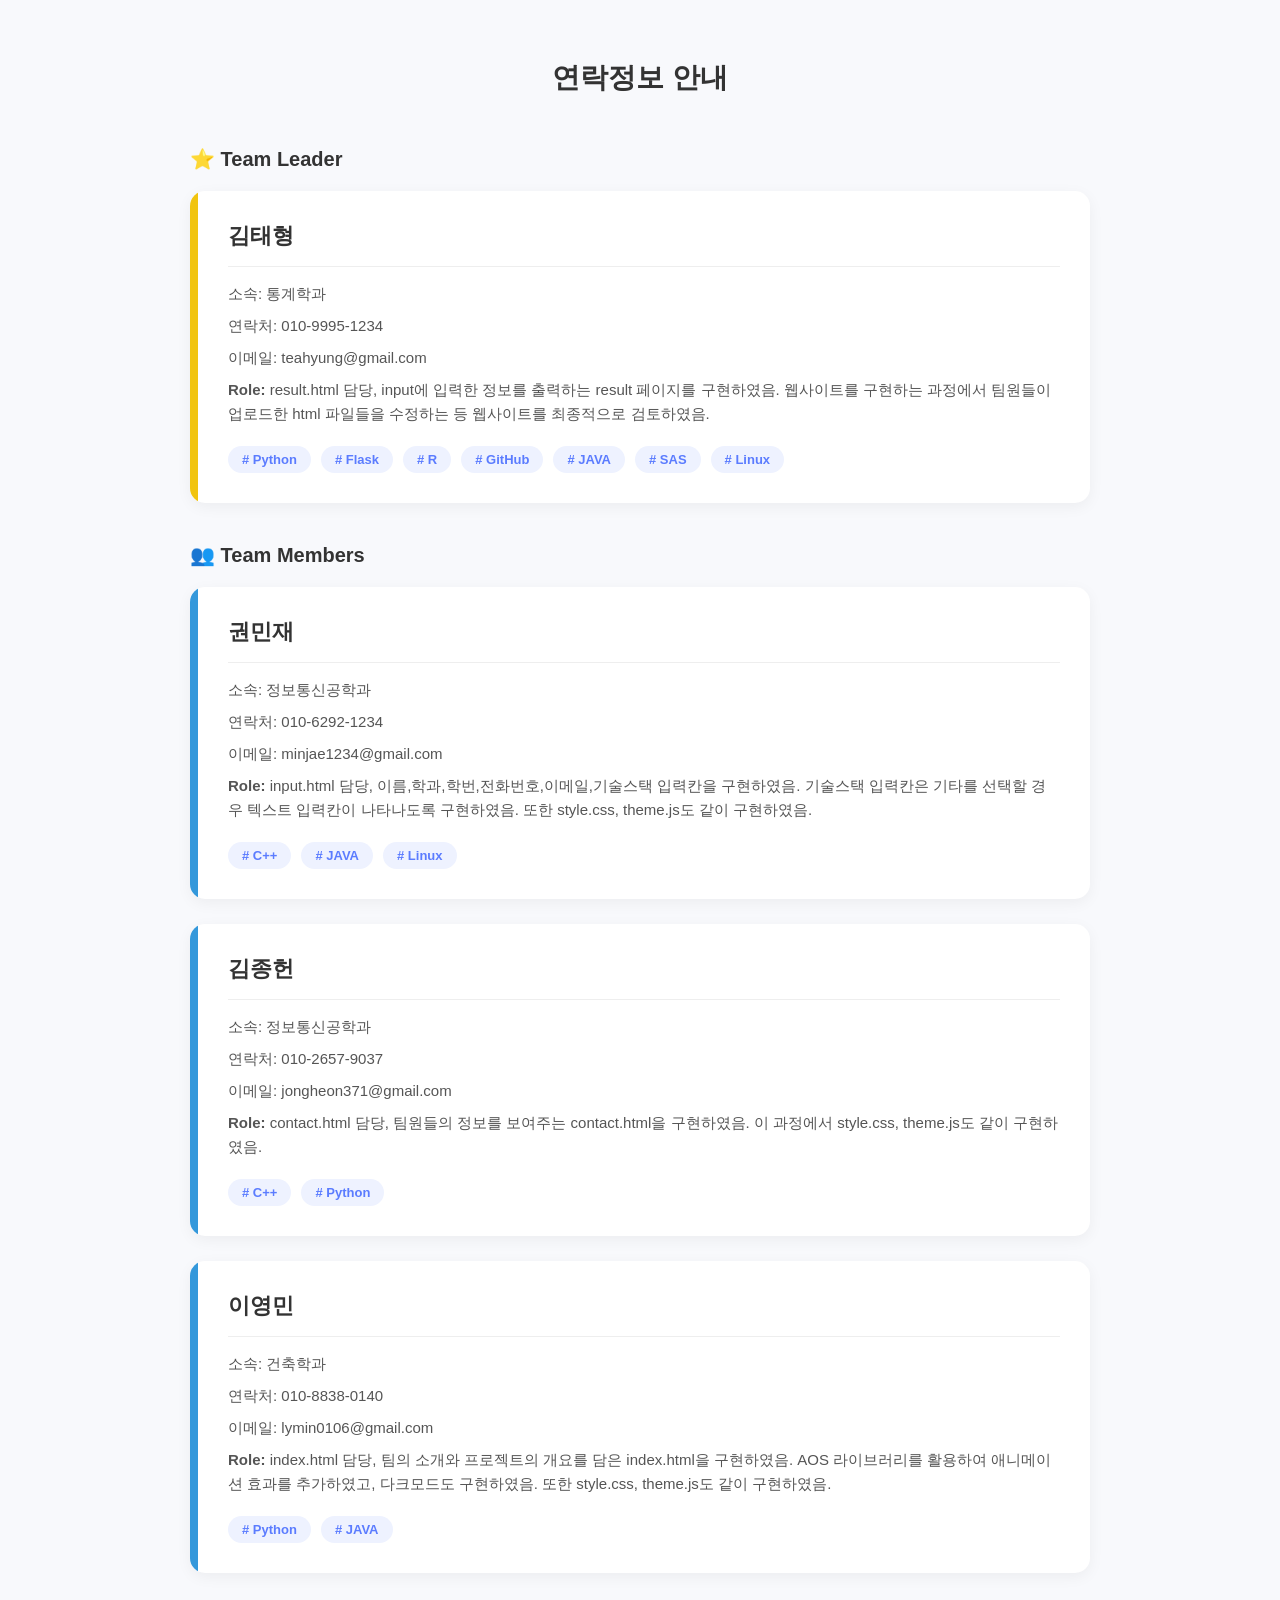
<file: OSSPrac/teamsub5/BackEnd/templates/contact.html>
<!DOCTYPE html>
<html lang="ko">
<head>
    <meta charset="UTF-8">
    <title>우리 팀 연락처</title>
    <style>
        /* 이미지와 동일한 디자인을 위한 CSS */
        body {
            background-color: #f8f9fc;
            font-family: 'Pretendard', sans-serif;
            margin: 0;
            padding: 40px 20px;
            color: #333;
        }

        .container {
            max-width: 900px;
            margin: 0 auto;
        }

        .main-title {
            text-align: center;
            font-size: 28px;
            margin-bottom: 50px;
            font-weight: bold;
        }

        .section-title {
            font-size: 20px;
            margin: 40px 0 20px;
            display: flex;
            align-items: center;
            gap: 10px;
        }

        /* 카드 기본 스타일 */
        .result-card {
            background: #fff;
            border-radius: 15px;
            box-shadow: 0 4px 15px rgba(0,0,0,0.05);
            display: flex; /* 가로 배치 */
            overflow: hidden;
            margin-bottom: 25px;
            transition: transform 0.2s;
        }

        /* 왼쪽 강조 바 */
        .card-accent-bar {
            width: 8px;
            background-color: #3498db; /* 기본 파란색 */
            flex-shrink: 0;
        }

        .leader-card .card-accent-bar {
            background-color: #f1c40f; /* 팀장 노란색 */
        }

        .card-content {
            padding: 30px;
            flex-grow: 1;
        }

        .member-name, .leader-name {
            margin: 0 0 15px 0;
            font-size: 22px;
            font-weight: bold;
        }

        .card-divider {
            border: 0;
            border-top: 1px solid #eee;
            margin: 15px 0;
        }

        .card-content p {
            margin: 8px 0;
            font-size: 15px;
            color: #555;
            line-height: 1.6;
        }

        /* Role 텍스트 스타일 */
        .description-text {
            font-size: 15px;
            color: #444;
        }

        /* 기술 태그 스타일 */
        .tech-tags {
            margin-top: 20px;
            display: flex;
            flex-wrap: wrap;
            gap: 10px;
        }

        .tag-badge {
            background-color: #eef2ff;
            color: #5b7cff;
            padding: 6px 14px;
            border-radius: 20px;
            font-size: 13px;
            font-weight: 600;
        }
    </style>
</head>
<body class="result-page">

<div class="container">
    <h1 class="main-title">연락정보 안내</h1>
    
    <!-- 1. 팀장 섹션 -->
    <h2 class="section-title">⭐ Team Leader</h2>
    <div class="result-card leader-card">
        <div class="card-accent-bar"></div>
        <div class="card-content">
            <h2 class="leader-name">김태형</h2>
            <hr class="card-divider">
            <p>소속: 통계학과</p>
            <p>연락처: 010-9995-1234</p>
            <p>이메일: teahyung@gmail.com</p>
            <p class="description-text"><strong>Role:</strong> result.html 담당, input에 입력한 정보를 출력하는 result 페이지를 구현하였음. 웹사이트를 구현하는 과정에서 팀원들이 업로드한 html 파일들을 수정하는 등 웹사이트를 최종적으로 검토하였음.</p>
            
            <div class="tech-tags">
                <span class="tag-badge"># Python</span>
                <span class="tag-badge"># Flask</span>
                <span class="tag-badge"># R</span>
                <span class="tag-badge"># GitHub</span>
                <span class="tag-badge"># JAVA</span>
                <span class="tag-badge"># SAS</span>
                <span class="tag-badge"># Linux</span>
            </div>
        </div>
    </div>

    <!-- 2. 팀원 섹션 -->
    <h2 class="section-title">👥 Team Members</h2>
    <div class="card-list">
        
        <!-- 권민재 -->
        <div class="result-card">
            <div class="card-accent-bar"></div>
            <div class="card-content">
                <h2 class="member-name">권민재</h2>
                <hr class="card-divider">
                <p>소속: 정보통신공학과</p>
                <p>연락처: 010-6292-1234</p>
                <p>이메일: minjae1234@gmail.com</p>
                <p class="description-text"><strong>Role:</strong> input.html 담당, 이름,학과,학번,전화번호,이메일,기술스택 입력칸을 구현하였음. 기술스택 입력칸은 기타를 선택할 경우 텍스트 입력칸이 나타나도록 구현하였음. 또한 style.css, theme.js도 같이 구현하였음.</p>
                <div class="tech-tags">
                    <span class="tag-badge"># C++</span>
                    <span class="tag-badge"># JAVA</span>
                    <span class="tag-badge"># Linux</span>
                </div>
            </div>
        </div>

        <!-- 김종헌 -->
        <div class="result-card">
            <div class="card-accent-bar"></div>
            <div class="card-content">
                <h2 class="member-name">김종헌</h2>
                <hr class="card-divider">
                <p>소속: 정보통신공학과</p>
                <p>연락처: 010-2657-9037</p>
                <p>이메일: jongheon371@gmail.com</p>
                <p class="description-text"><strong>Role:</strong> contact.html 담당, 팀원들의 정보를 보여주는 contact.html을 구현하였음. 이 과정에서 style.css, theme.js도 같이 구현하였음.</p>
                <div class="tech-tags">
                    <span class="tag-badge"># C++</span>
                    <span class="tag-badge"># Python</span>
                </div>
            </div>
        </div>

        <!-- 이영민 -->
        <div class="result-card">
            <div class="card-accent-bar"></div>
            <div class="card-content">
                <h2 class="member-name">이영민</h2>
                <hr class="card-divider">
                <p>소속: 건축학과</p>
                <p>연락처: 010-8838-0140</p>
                <p>이메일: lymin0106@gmail.com</p>
                <p class="description-text"><strong>Role:</strong> index.html 담당, 팀의 소개와 프로젝트의 개요를 담은 index.html을 구현하였음. AOS 라이브러리를 활용하여 애니메이션 효과를 추가하였고, 다크모드도 구현하였음. 또한 style.css, theme.js도 같이 구현하였음.</p>
                <div class="tech-tags">
                    <span class="tag-badge"># Python</span>
                    <span class="tag-badge"># JAVA</span>
                </div>
            </div>
        </div>
        
    </div>
</div>

</body>
</html>
</file>
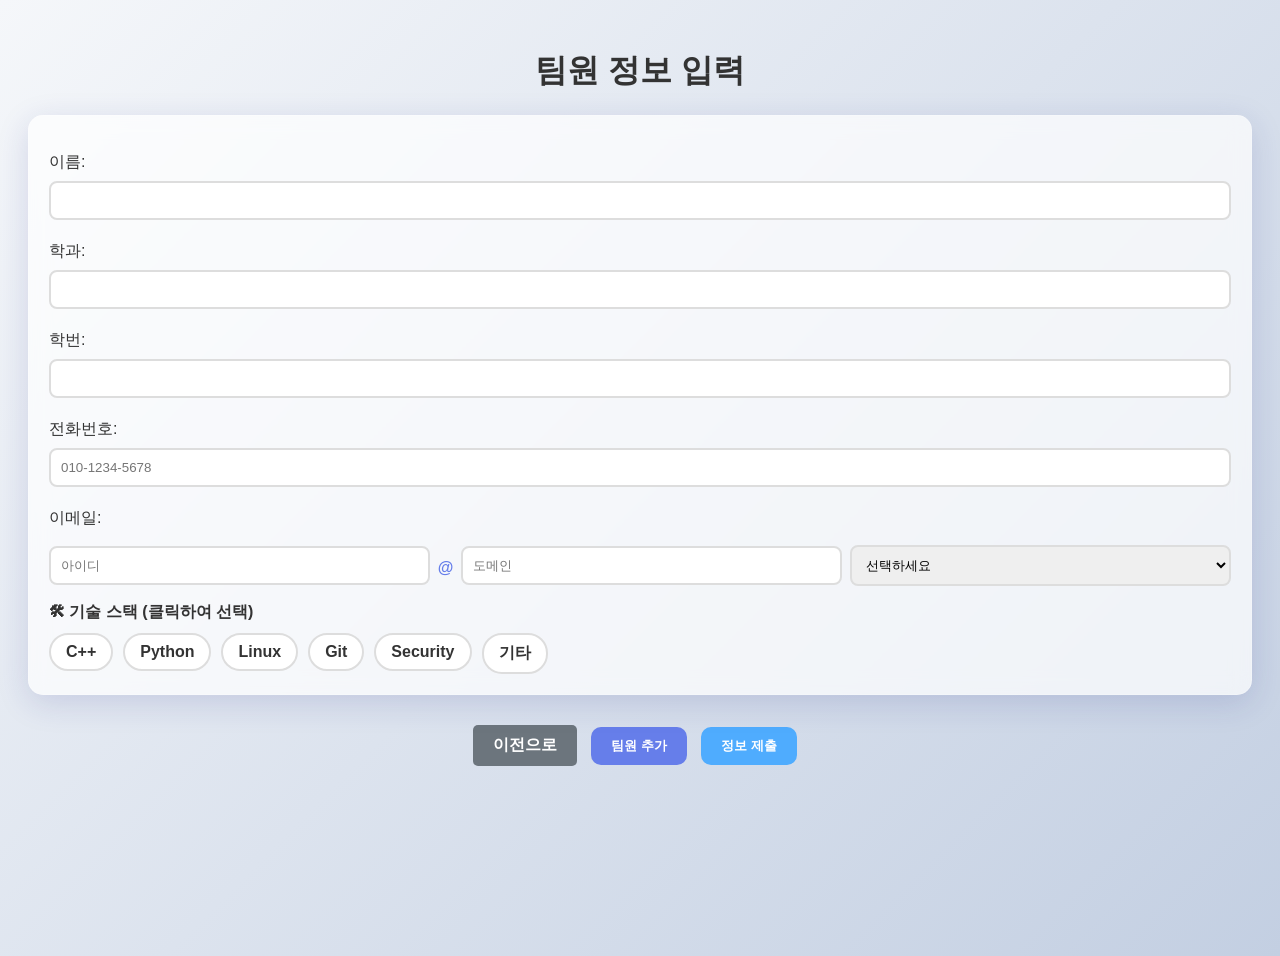
<file: OSSPrac/teamsub5/BackEnd/templates/input.html>
<!DOCTYPE html>
<html lang="ko">
<head>
    <meta charset="UTF-8">
    <meta name="viewport" content="width=device-width, initial-scale=1.0">
    <title>팀원 정보 입력</title>
    <link rel="stylesheet" href="../static/css/style.css"> <!--CSS link를 통해 불러오기-->
</head>
<body>
    <h1>팀원 정보 입력</h1>
    <!-- 입력양식, 입력받은 것을 /result로 POST방식으로 전송 -->
    <form action="/result" method="POST" id="studentForm">
        <!-- 팀원 블록이 추가되는 컨테이너 -->
        <div id="personContainer">
            <!-- 기본 첫 번째 팀원 블록 -->
            <div class="person-block">
                <p>이름: <input type="text" name="name[]" required></p>
                <p>학과: <input type="text" name="Department[]" required></p>
                <p>학번: <input type="text" name="StudentNumber[]" required></p>
                <p>전화번호: <input type="text" name="phone[]" placeholder="010-1234-5678"></p>
                <!-- 여기까지는 text 타입으로 받았고 required를 통해 필수 정보와 placeholder로 입력 예시를 보임 -->
                <p>이메일:</p>
                <!-- email container 따로 구현 -->
                <div class="email-container">
                    <input type="text" name="mail_id[]" placeholder="아이디" class="email-id" required>
                    <span class="at-sign">@</span> <!-- @ 기호만 따로 빼서 스타일 적용 -->
                    <input type="text" name="mail_domain[]" placeholder="도메인" class="domain-input" readonly required>
                    <!-- 이메일 뒷 부분 입력 창, readonly로 읽기전용으로 지정해놓아 입력은 불가능 -->
                    <select class="domain-select" onchange="updateEmailDomain(this)">
                        <option value="" disabled selected>선택하세요</option>
                        <option value="gmail.com">gmail.com</option>
                        <option value="naver.com">naver.com</option>
                        <option value="outlook.com">outlook.com</option>
                        <option value="custom">직접 입력</option>
                    </select>
                </div>

                <!-- 기술 스택 선택 창 -->
                <div class="tech-section">
                    <p style="font-weight:bold; margin-bottom: 10px;">🛠 기술 스택 (클릭하여 선택)</p>
                    <div class="tech-grid">
                        <!-- label을 사용해 input과 span을 묶어준다. 따라서 그냥 블록을 선택한 것이 체크박스도 같이 선택 -->
                        <label class="tech-chip">
                            <input type="checkbox" name="tech_stack[0][]" value="C++" style="display:none;">
                            <!-- 체크박스로 여러 개 선택하고 name을 배열로 주어 배열 형태로 result로 넘길 수 있다. display는 none으로 안 보이게 만든다-->
                            <span class="tech-label" style="--tech-color: #00599C">C++</span>
                        </label>
                        <label class="tech-chip">
                            <input type="checkbox" name="tech_stack[0][]" value="Python" style="display:none;">
                            <span class="tech-label" style="--tech-color: #3776AB">Python</span>
                        </label>
                        <label class="tech-chip">
                            <input type="checkbox" name="tech_stack[0][]" value="Linux" style="display:none;">
                            <span class="tech-label" style="--tech-color: #FCC624">Linux</span>
                        </label>
                        <label class="tech-chip">
                            <input type="checkbox" name="tech_stack[0][]" value="Git" style="display:none;">
                            <span class="tech-label" style="--tech-color: #F05032">Git</span>
                        </label>
                        <label class="tech-chip">
                            <input type="checkbox" name="tech_stack[0][]" value="Security" style="display:none;">
                            <span class="tech-label" style="--tech-color: #FF0000">Security</span>
                        </label>
                        <!-- 기타 스택 추가 -->
                        <label class="tech-chip">
                            <input type="checkbox" name="tech_stack[0][]" value="etc" style="display:none;" onchange="toggleEtcInput(this)">
                            <span class="tech-label" style="--tech-color: #607d8b">기타</span>
                        </label>
                    </div>
                    <!-- 기타 입력창 (처음에는 숨김) -->
                    <div class="etc-input-container" style="display:none; margin-top:10px;">
                        <input type="text" name="etc_stack[]" placeholder="기타 기술 스택 입력 (쉼표로 구분)" style="width: 100%; padding: 8px; border: 1px solid #ddd; border-radius: 5px;">
                    </div>
                </div>
            </div>
        </div>

        <!-- 하단 버튼 영역 -->
        <div style="text-align: center; margin-top: 30px;">
            <button type="button" onclick="location.href='/'" class="btn-back">이전으로</button>
            <button type="button" onclick="addPerson()" class="btn-add">팀원 추가</button>
            <button type="submit" class="btn-submit">정보 제출</button>
        </div>
    </form>

    <!-- JS 연결 -->
    <script src="../static/js/theme.js"></script>
</body>
</html>
</file>
<file: OSSPrac/teamsub5/BackEnd/static/css/style.css>
/* 기본 배경 설정 */
h1 {
    font-family : sans-serif;
    text-align : center;
}

body {
    font-family: 'Pretendard', Arial, sans-serif; /* 부가적인 글꼴 설정 */
    background: linear-gradient(135deg, #f5f7fa 0%, #c3cfe2 100%); /* 부드러운 그라데이션 */
    min-height: 100vh;
    padding: 20px;
    color: #333;
}

/* 입력 블록 */
.person-block {
    margin-bottom: 20px;
    padding: 20px;
    border: none;
    border-radius: 15px;
    background: rgba(255, 255, 255, 0.7); /* 반투명 흰색 */
    backdrop-filter: blur(10px); /* 뒤 배경 흐리게 (유리 효과) */
    box-shadow: 0 8px 32px 0 rgba(31, 38, 135, 0.15); /* 은은한 그림자 */
    border: 1px solid rgba(255, 255, 255, 0.18);
    transition: transform 0.3s ease; /* 마우스 올렸을 때 애니메이션이 부드럽게 나타나도록 */
}

.person-block:hover {
    transform: translateY(-5px); /* 살짝 떠오르는 효과 */
}
/* person-block에 마우스가 올라가 있다면 이 효과를 transition 효과를 곁들여 실행 */

/* 입력창(input) 스타일 */
input[type="text"],
input[type="email"],
select {
    width: 100%;
    padding: 10px;
    margin-top: 8px;
    margin-bottom: 5px;
    border: 2px solid #ddd;
    border-radius: 8px;
    transition: all 0.3s ease;
    outline: none;
    box-sizing: border-box; /* 패딩이 박스 크기를 벗어나지 않게 */
}

.email-container {
    display: flex;
    align-items: center; /* 세로 중앙 정렬 */
    gap: 8px;
    margin-bottom: 15px;
}
/* 이메일 입력부를 세분화해서 이걸 하나의 컨테이너에 담아 flex로 가로 정렬해서 나타냄 */

.at-sign {
    font-weight: bold;
    color: #667eea;
    padding-top: 5px; /* 미세한 위치 조정 */
}

.email-id, .domain-input, .domain-select {
    flex: 1;    /* 박스 크기에 맞게 나열되도록 함 */
    margin: 0 !important; /* 기존 마진 제거 */
}

/* 기술 스택 칩 스타일 */
.tech-grid {
    display: flex;
    flex-wrap: wrap; /* 일렬로 세우다 칸이 모자라면 다음 칸으로 넘어가도록 */
    gap: 10px;
}

.tech-label {
    display: inline-block;
    padding: 8px 15px;
    border: 2px solid #ddd;
    border-radius: 20px;
    cursor: pointer;
    font-weight: bold;
    transition: all 0.3s ease;
    background: white;
}

/* 체크박스 체크 시 바로 뒤에 오는 .tech-label을 선택해서 색을 바꾼다. */
input[type="checkbox"]:checked + .tech-label {
    background-color: var(--tech-color);
    color: white;
    border-color: var(--tech-color);
    box-shadow: 0 4px 10px rgba(0,0,0,0.1);
}

.tech-label:hover {
    border-color: #667eea;
}

.btn-back {
    background-color: #6c757d; /* 차분한 회색 */
    color: white;
    padding: 10px 20px;
    border: none;
    border-radius: 5px;
    cursor: pointer;
    font-size: 16px;
    transition: background-color 0.3s;
}

.btn-back:hover {
    background-color: #5a6268;
}

/* 기존 버튼들과의 정렬을 위해 부모 컨테이너에 flex와 gap을 주는 것이 좋습니다 */

/* 입력창 클릭(Focus) 시 효과 */
input:focus, select:focus {
    border-color: #667eea;
    box-shadow: 0 0 8px rgba(102, 126, 234, 0.5);
    background-color: #fff;
}

/* 버튼 스타일링 */
button {
    padding: 10px 20px;
    border: none;
    border-radius: 10px;
    cursor: pointer;
    font-weight: bold;
    transition: 0.2s;
    margin-right: 10px;
}

/* 추가 버튼 */
button[onclick="addPerson()"] {
    background-color: #667eea;
    color: white;
}

button[onclick="addPerson()"]:hover {
    background-color: #764ba2;
}

/* 제출 버튼 */
button[type="submit"] {
    background-color: #4facfe;
    color: white;
}

button[type="submit"]:hover {
    background-color: #00f2fe;
}

/* --- 다크모드 시 로고 글자색 변경 --- */

/* 1. 기본 상태 로고 색상 (필요 시 수정) */
.navbar .logo {
    color: #333333;
    transition: color 0.3s ease;
}

/* 2. 다크모드 활성화 시 로고 색상을 흰색으로 강제 변경 */
body.dark-mode .navbar .logo {
    color: #ffffff !important;
}

/* 3. (추가 팁) 다크모드 시 내비게이션 메뉴 아이콘과 글자도 흰색으로 */
body.dark-mode .nav-menu a {
    color: #ffffff !important;
}
</file>
